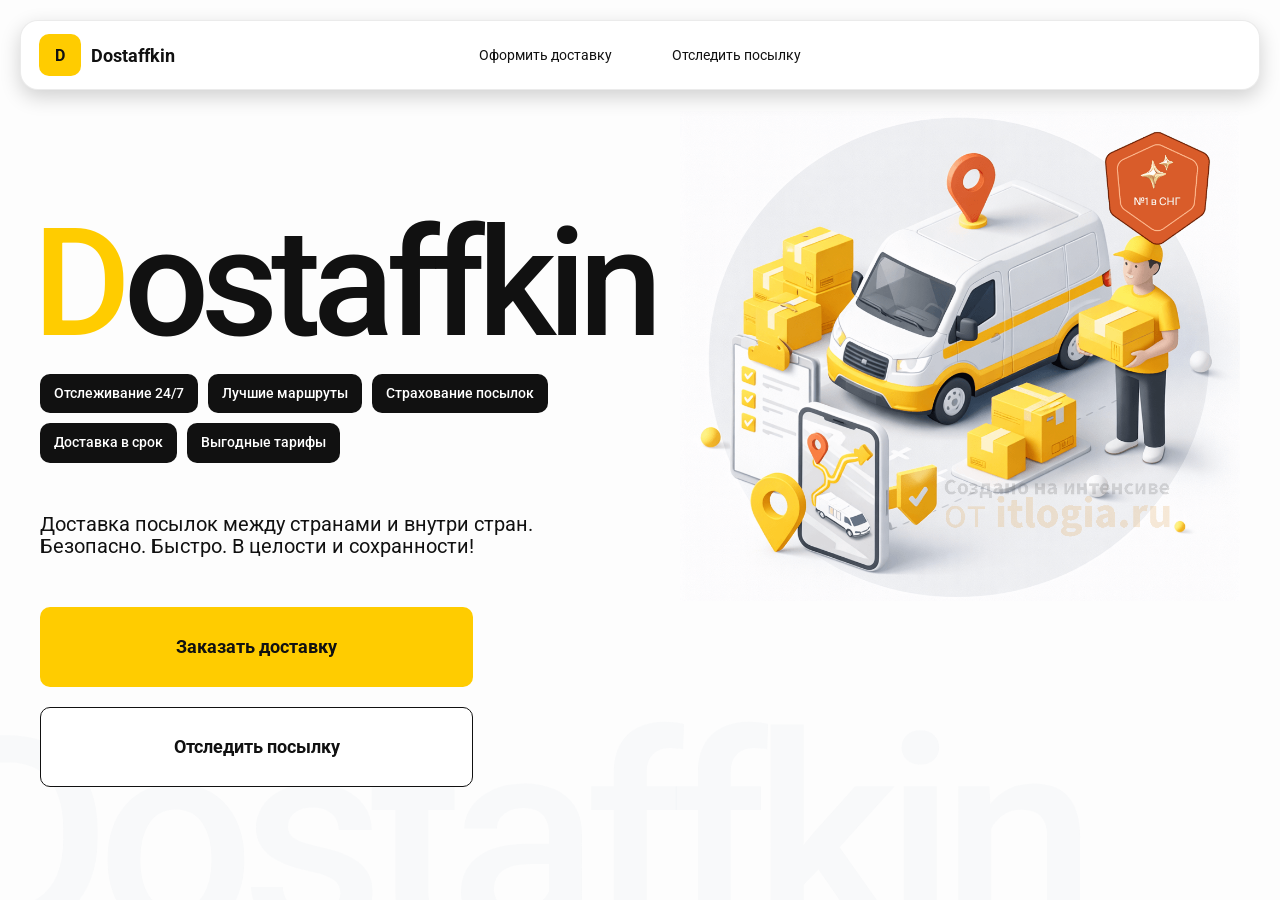
<file: index.html>
<!doctype html>
<html lang="ru">

<head>
    <meta charset="utf-8" />
    <meta name="viewport" content="width=device-width,initial-scale=1,maximum-scale=1,user-scalable=0" />
    <title>Dostaffkin — Доставка посылок между странами и внутри стран. Безопасно. Быстро. В целости и сохранности!
    </title>

    <link href="styles/base.css" rel="stylesheet" />
    <link href="styles/base_adaptive.css" rel="stylesheet" />
    <link href="styles/index.css" rel="stylesheet" />
    <link href="styles/index_adaptive.css" rel="stylesheet" />

</head>

<body>

    <div class="container">
        <header class="header">

            <a class="header-brand" href="#">
                <div class="header-logo">D</div>
                <div class="header-title">Dostaffkin</div>
            </a>
            <nav class="header-menu">
                <a class="header-link" href="./order.html">Оформить <span>доставку</span></a>
                <a class="header-link" href="./track.html">Отследить <span>посылку</span></a>
            </nav>

        </header>
        <main class="main">
            <section class="main-info">
                <div class="main-title">
                    <span>D</span>ostaffkin
                </div>
                <div class="main-features">
                    <div class="main-feature">Отслеживание 24/7</div>
                    <div class="main-feature">Лучшие маршруты</div>
                    <div class="main-feature">Страхование посылок</div>
                    <div class="main-feature">Доставка в срок</div>
                    <div class="main-feature">Выгодные тарифы</div>
                </div>
                <div class="main-description">
                    Доставка посылок между странами и внутри стран.
                    Безопасно. Быстро. В целости и сохранности!
                </div>
                <div class="main-actions">
                    <a class="button" type="button" href="./order.html">Заказать доставку</a>
                    <a class="button button-white" type="button" href="./track.html">Отследить посылку</a>
                </div>

            </section>
            <div class="main-title-ghost">Dostaffkin</div>
            <section class="main-image">
                <img src="images/main-image.png" alt="Main image" />
            </section>
        </main>

    </div>

</body>

</html>
</file>
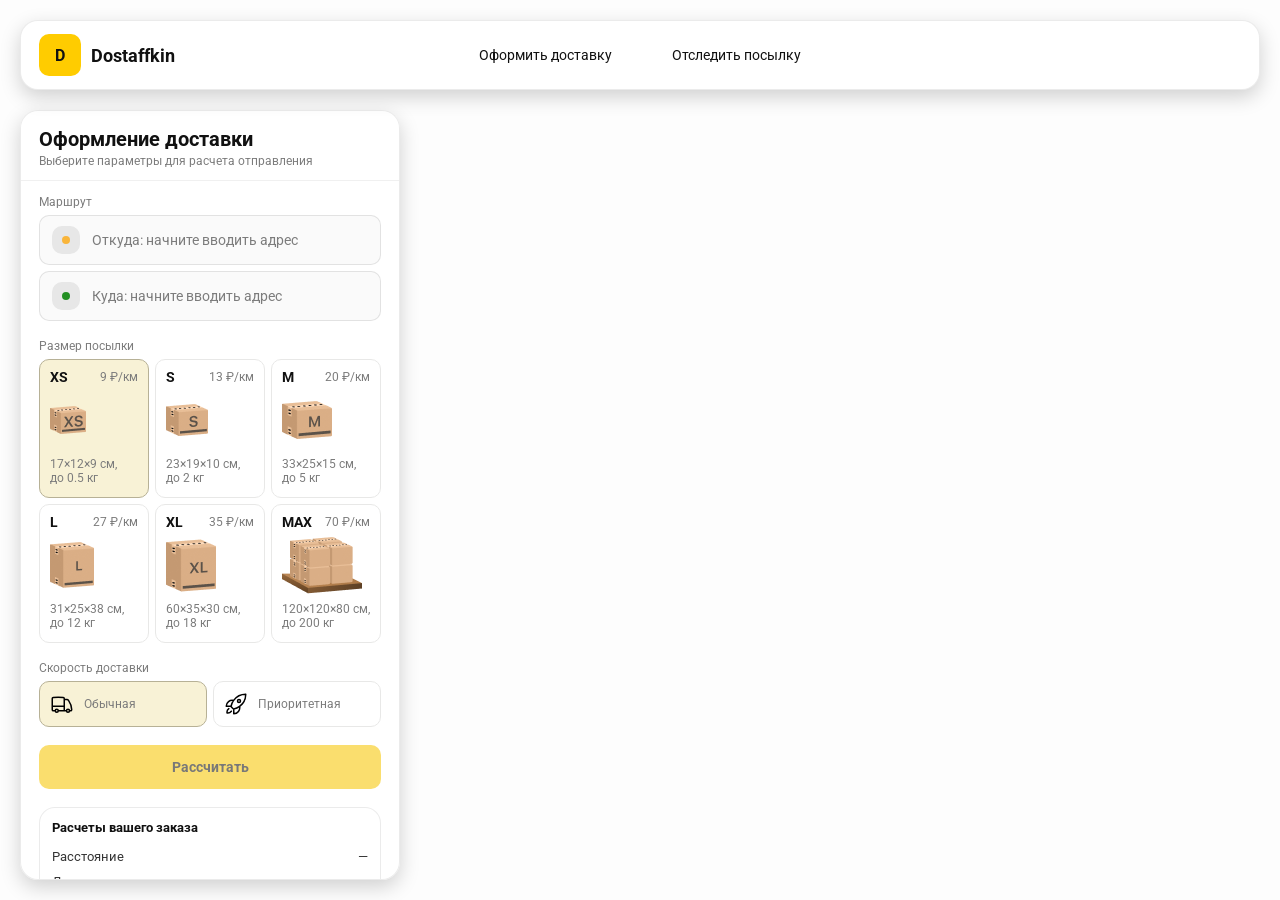
<file: order.html>
<!doctype html>
<html lang="ru">

<head>
    <meta charset="utf-8" />
    <meta name="viewport" content="width=device-width,initial-scale=1,maximum-scale=1,user-scalable=0" />
    <title>Оформление доставки</title>

    <link rel="stylesheet" href="styles/base.css" />
    <link rel="stylesheet" href="styles/base_adaptive.css" />

    <link rel="stylesheet" href="styles/order.css" />
    <link rel="stylesheet" href="styles/order_adaptive.css" />

    <script src="https://api-maps.yandex.ru/2.1/?lang=ru_RU&apikey=d110a9a0-17a0-4d2a-8c3c-db846a265b40&suggest_apikey=d0057f8d-d4c4-4739-8cf3-7bb487335e03" type="text/javascript"></script>
</head>

<body>

    <div id="map"></div>

    <header class="header">

        <a class="header-brand" href="./index.html">
            <div class="header-logo">D</div>
            <div class="header-title">Dostaffkin</div>
        </a>
        <nav class="header-menu">
            <a class="header-link" href="#">Оформить <span>доставку</span></a>
            <a class="header-link" href="./track.html">Отследить <span>посылку</span></a>
        </nav>

    </header>

    <aside class="main" id="sidebar">

        <div class="main-header">
            <div class="main-title">Оформление доставки</div>
            <div class="main-text">Выберите параметры для расчета отправления</div>
        </div>
        <div class="main-content">
            <div class="main-route">
                <div class="main-block-title">Маршрут</div>
                <div class="main-fields">
                    <div class="main-field" id="fromField">
                        <div class="main-pin"></div>
                        <input id="from" placeholder="Откуда: начните вводить адрес" autocomplete="off" />
                        <div class="main-ac" id="fromAc" role="listbox" aria-label="Подсказки адресов"></div>
                    </div>

                    <div class="main-field" id="toField">
                        <div class="main-pin"></div>
                        <input id="to" placeholder="Куда: начните вводить адрес" autocomplete="off" />
                        <div class="main-ac" id="toAc" role="listbox" aria-label="Подсказки адресов"></div>
                    </div>
                </div>
            </div>
            <div class="main-package">
                <div class="main-block-title">Размер посылки</div>

                <div class="main-sizes">
                    <div class="main-size-card is-active" data-value="xs">
                        <div class="main-size-top">
                            <div class="main-size-label">XS</div>
                            <div class="main-size-rate">9 ₽/км</div>
                        </div>
                        <div class="main-size-media">
                            <img src="images/sizes/xs.png" alt="Короб XS" />
                        </div>
                        <div class="main-size-description">17×12×9 см,<br>до 0.5 кг</div>
                    </div>

                    <div class="main-size-card" data-value="s">
                        <div class="main-size-top">
                            <div class="main-size-label">S</div>
                            <div class="main-size-rate">13 ₽/км</div>
                        </div>
                        <div class="main-size-media">
                            <img src="images/sizes/s.png" alt="Короб S" />
                        </div>
                        <div class="main-size-description">23×19×10 см,<br>до 2 кг</div>
                    </div>

                    <div class="main-size-card" data-value="m">
                        <div class="main-size-top">
                            <div class="main-size-label">M</div>
                            <div class="main-size-rate">20 ₽/км</div>
                        </div>
                        <div class="main-size-media">
                            <img src="images/sizes/m.png" alt="Короб M" />
                        </div>
                        <div class="main-size-description">33×25×15 см,<br>до 5 кг</div>
                    </div>

                    <div class="main-size-card" data-value="l">
                        <div class="main-size-top">
                            <div class="main-size-label">L</div>
                            <div class="main-size-rate">27 ₽/км</div>
                        </div>
                        <div class="main-size-media">
                            <img src="images/sizes/l.png" alt="Короб L" />
                        </div>
                        <div class="main-size-description">31×25×38 см,<br>до 12 кг</div>
                    </div>

                    <div class="main-size-card" data-value="xl">
                        <div class="main-size-top">
                            <div class="main-size-label">XL</div>
                            <div class="main-size-rate">35 ₽/км</div>
                        </div>
                        <div class="main-size-media">
                            <img src="images/sizes/xl.png" alt="Короб XL" />
                        </div>
                        <div class="main-size-description">60×35×30 см,<br>до 18 кг</div>
                    </div>

                    <div class="main-size-card" data-value="max">
                        <div class="main-size-top">
                            <div class="main-size-label">MAX</div>
                            <div class="main-size-rate">70 ₽/км</div>
                        </div>
                        <div class="main-size-media main-size-media-palleta">
                            <img src="images/sizes/max.png" alt="Паллета" />
                        </div>
                        <div class="main-size-description">120×120×80 см,<br>до 200 кг</div>
                    </div>
                </div>
            </div>

            <div class="main-speed">
                <div class="main-block-title">Скорость доставки</div>

                <div class="main-speeds">
                    <div class="main-speed-card is-active" data-value="regular">
                        <img class="main-speed-media" src="images/icons/regular.svg" alt="Regular" />
                        <div class="main-speed-description">Обычная</div>
                    </div>
                    <div class="main-speed-card" data-value="fast">
                        <img class="main-speed-media" src="images/icons/fast.svg" alt="Fast" />
                        <div class="main-speed-description">Приоритетная</div>
                    </div>

                </div>
            </div>

            <div class="main-calculate-block">
                <button id="calc" class="button calculate-button" type="button" disabled>Рассчитать</button>
            </div>
            <div class="main-result" id="result">
                <div class="main-result-title">Расчеты вашего заказа</div>
                <div class="main-result-lines">
                    <div class="main-result-line"><span>Расстояние</span><span id="distanceValue">—</span></div>
                    <div class="main-result-line"><span>Доставим через</span><span id="durationValue">—</span></div>
                    <div class="main-result-line"><span>Тариф</span><span id="rateValue">—</span></div>
                </div>
                <div class="main-price">
                    <div class="main-price-label">Итого</div>
                    <div class="main-price-value" id="totalValue">—</div>
                </div>
            </div>

            <div class="main-order-box">
                <div class="main-order-form" id="orderForm">
                    <div class="main-order-title">Оформление доставки</div>
                    <div class="main-block-info-row">
                        <div class="main-block-title">Контакты</div>
                        <div class="order-fields">
                            <div class="main-field">
                                <input id="customerName" placeholder="Ваше имя" autocomplete="off" />
                            </div>
                            <div class="main-field">
                                <input id="customerPhone" placeholder="Ваш телефон" autocomplete="off"
                                    inputmode="tel" />
                            </div>
                        </div>
                    </div>
                    <div class="main-block-info-row extra-info">
                        <div class="main-block-title">Дополнительная информация</div>
                        <div class="main-field textarea">
                            <textarea id="comment" placeholder="Детали доставки и комментарии"></textarea>
                        </div>
                    </div>
                    <button id="submit" class="button main-submit-request" type="button" disabled>Отправить
                        заявку
                    </button>
                </div>

                <div class="main-order-success" id="orderSuccess">
                    <div class="main-success-icon">✓</div>
                    <div class="main-success-title">Заявка отправлена!</div>
                    <div class="main-success-title">Номер отправления – <span id="orderId"></span></div>
                    <div class="main-success-subtitle">Мы скоро свяжемся с вами</div>
                </div>
            </div>
        </div>

    </aside>

    <script src="scripts/order.js"></script>
</body>

</html>
</file>
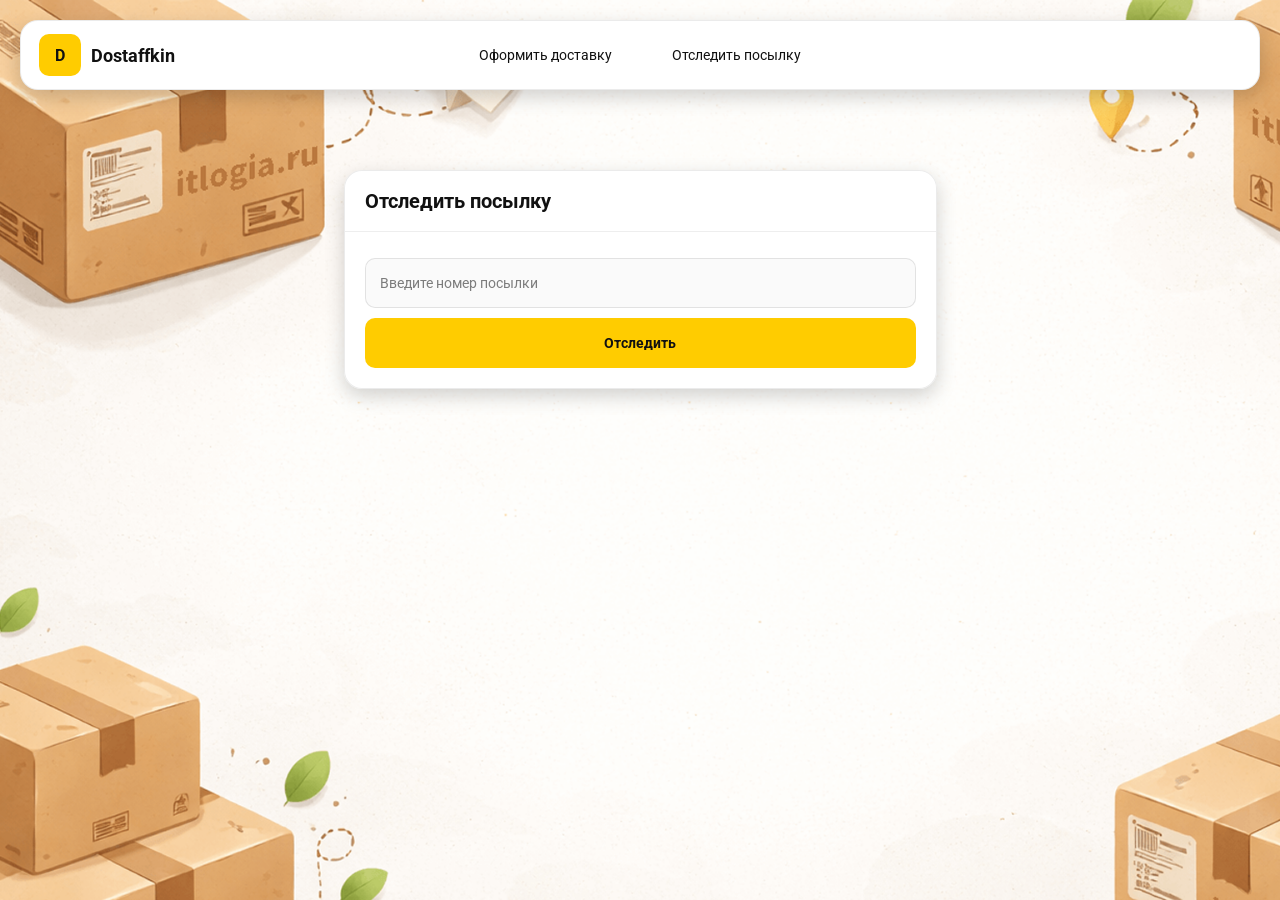
<file: track.html>
<!doctype html>
<html lang="ru">

<head>
    <meta charset="utf-8" />
    <meta name="viewport" content="width=device-width,initial-scale=1,maximum-scale=1,user-scalable=0" />
    <title>Отследить посылку</title>
    <link rel="stylesheet" href="styles/base.css" />
    <link rel="stylesheet" href="styles/base_adaptive.css" />

    <link rel="stylesheet" href="styles/track.css" />
    <link rel="stylesheet" href="styles/track_adaptive.css" />
</head>

<body>
    <div class="container">

        <header class="header">

            <a class="header-brand" href="./index.html">
                <div class="header-logo">D</div>
                <div class="header-title">Dostaffkin</div>
            </a>
            <nav class="header-menu">
                <a class="header-link" href="./order.html">Оформить <span>доставку</span></a>
                <a class="header-link" href="#">Отследить <span>посылку</span></a>
            </nav>

        </header>

        <main class="track-content">

            <section class="track-card track-search">
                <div class="track-title">Отследить посылку</div>
                <div class="track-action">
                    <div class="main-field track-field">
                        <input id="trackNumber" placeholder="Введите номер посылки" autocomplete="off" />
                    </div>
                    <button id="trackButton" class="button track-button" type="button">Отследить</button>
                </div>
            </section>
            <section class="track-card track-result" id="trackResult">
                <div class="track-result-header">
                    <div class="track-id" id="trackIdValue"></div>
                    <div class="track-routes">
                        <div class="track-route">
                            <div class="track-route-pin">
                                <svg xmlns="http://www.w3.org/2000/svg" fill="none" viewBox="0 0 24 24"
                                    stroke-width="1.5" stroke="orange" class="size-6">
                                    <path stroke-linecap="round" stroke-linejoin="round"
                                        d="M15 10.5a3 3 0 1 1-6 0 3 3 0 0 1 6 0Z" />
                                    <path stroke-linecap="round" stroke-linejoin="round"
                                        d="M19.5 10.5c0 7.142-7.5 11.25-7.5 11.25S4.5 17.642 4.5 10.5a7.5 7.5 0 1 1 15 0Z" />
                                </svg>
                            </div>
                            <div class="track-route-address" id="trackFromValue">
                                Откуда: Москва, улица Арбат, 1
                            </div>
                        </div>
                        <div class="track-route track-route-arrow">
                            <svg xmlns="http://www.w3.org/2000/svg" fill="none" viewBox="0 0 24 24" stroke-width="1.5"
                                stroke="currentColor" class="size-6">
                                <path stroke-linecap="round" stroke-linejoin="round"
                                    d="M19.5 13.5 12 21m0 0-7.5-7.5M12 21V3" />
                            </svg>
                        </div>
                        <div class="track-route">
                            <div class="track-route-pin">
                                <svg xmlns="http://www.w3.org/2000/svg" fill="none" viewBox="0 0 24 24"
                                    stroke-width="1.5" stroke="green" class="size-6">
                                    <path stroke-linecap="round" stroke-linejoin="round"
                                        d="M15 10.5a3 3 0 1 1-6 0 3 3 0 0 1 6 0Z" />
                                    <path stroke-linecap="round" stroke-linejoin="round"
                                        d="M19.5 10.5c0 7.142-7.5 11.25-7.5 11.25S4.5 17.642 4.5 10.5a7.5 7.5 0 1 1 15 0Z" />
                                </svg>
                            </div>
                            <div class="track-route-address" id="trackToValue">
                                Куда: Минск, проспект Независимости, 58
                            </div>
                        </div>
                    </div>
                </div>
                <div class="track-info">
                    <div class="track-status-title">Статус данной посылки:</div>
                    <div class="track-status-list" id="trackStatusList">


                    </div>
                </div>
            </section>

        </main>
    </div>
    <script src="scripts/track.js"></script>
</body>

</html>
</file>
<file: styles/base.css>
*, *::before, *::after {
    box-sizing: border-box;
}



@font-face {
    font-family: "Roboto";
    src: url("../fonts/Roboto-Regular.ttf");
    font-weight: normal;
}

@font-face {
    font-family: "Roboto";
    src: url("../fonts/Roboto-Bold.ttf");
    font-weight: bold;
}

@font-face {
    font-family: "Roboto";
    src: url("../fonts/Roboto-Medium.ttf");
    font-weight: 500;
}


html, body {
    margin: 0;
    color: #111111;
    font-family: "Roboto", sans-serif;
}

body {
    background: #FDFDFD;
}

   .header {
    border-radius: 18px;
    box-shadow: 0 7px 20px 0 #0000002E;
    backdrop-filter: blur(10px);
    background: #ffffff;
    left: 20px;
    border: 1px solid rgba(0, 0, 0, 0.08);
    position: fixed;
    right: 20px;
    top: 20px;
    padding: 14px 18px;
    height: 70px;
    display: flex;
    align-items: center;
    z-index: 6;
}
.header-brand {
    display: flex;
    align-items: center;
    text-decoration: none;
    gap: 10px;
}

.header-logo {
    width: 42px;
    height: 42px;
    border-radius: 10px;
    background: #FFCC00;
    display: grid;
    place-items: center;
    font-weight: bold;
    color: #111;
}

.header-title {
    font-size: 18px;
    font-weight: bold;
    color: #111111;
    text-decoration: none;
}
.header-menu {
    display: flex;
    align-items: center;
    gap: 60px;
    margin: 0;
    position: absolute;
    left: 50%;
    transform: translateX(-50%);
}

.header-link {
    font-size: 14px;
    color: #111111;
    text-decoration: none;
}
.button {
    border: 0;
    outline: none;
    height: 44px;
    border-radius: 10px;
    font-size: 14px;
    font-weight: bold;
    cursor: pointer;
    font-family: inherit;
    transition: transform .08s ease, opacity .12s ease;
    background: #ffcc00;
    color: #111111;
    text-align: center;
    text-decoration: none;
}

.button:hover {
    background-color: #E5BC19;
}

.button:disabled {
    cursor: not-allowed;
    background-color: #FADE6E;
    color: #787878;
    transform: none;
}

.button.button-white {
    background: #ffffff;
    border: 1px solid #111111;
}

.button.button-white:hover {
    background: rgb(241 241 241);
}

.main-field {
    display: flex;
    align-items: center;
    margin-top: 6px;
    gap: 10px;
    border: 1px solid #1111111A;
    background: #FAFAFA;
    border-radius: 10px;
    padding: 10px 12px;
    position: relative;
    box-sizing: border-box;
    height: 50px;
}

.main-field.textarea {
    height: auto;
}

.main-pin {
    width: 28px;
    height: 28px;
    border-radius: 10px;
    background: rgba(17, 17, 17, 0.08);
    display: grid;
    place-items: center;
    flex: 0 0 auto;
    position: relative;
}

.main-pin::before {
    content: "";
    width: 8px;
    height: 8px;
    border-radius: 999px;
    background: orange;
    opacity: .75;
    display: block;
}

.main-field:last-child .main-pin::before {
    background: green;
    opacity: .85;
}

input, textarea {
    width: 100%;
    border: 0;
    outline: none;
    background: transparent;
    font-size: 14px;
    color: #111111;
    font-family: inherit;
}

textarea {
    resize: vertical;
    min-height: 72px;
    padding: 2px 0;
}

input::placeholder, textarea::placeholder {
    color: #7C7C7C;
}

.main-field:focus-within {
    border-color: rgba(0, 0, 0, 0.20);
    box-shadow: 0 0 0 4px rgba(255, 204, 0, 0.35);
    background: rgba(255, 255, 255, 0.75);
}
</file>
<file: styles/base_adaptive.css>
@media (max-width: 767px) {
    .header {
        left: 10px;
        right: 10px;
        top: 10px;
    }

    .header-link span {
        display: none;
    }

    .header-menu {
        gap: 20px;
        justify-content: flex-start;
        margin: 0 0 0 30px;
        position: static;
        transform: none;
    }
}

@media (max-width: 420px) {
    .header-title {
        display: none;
    }
}

@media (max-width: 374px) {
    .header-menu {
        gap: 10px;
        margin: 0 0 0 10px;
    }
}
</file>
<file: styles/index.css>
.container {
    overflow: hidden;
    min-height: 100vh;
}
.main {
    padding: 111px 40px 40px;
    position: relative;
    display: flex;
}
.main-info {
    max-width: 840px;
    width: 100%;
    position: relative;
}
.main-title {
    margin-top: 98px;
    font-weight: 500;
    font-size: 200px;
    line-height: 1;
    letter-spacing: -0.05em;
    color: #111111;
    left: -15px;
    position: relative;
}

.main-title span {
    color: #ffcc00;
}
.main-features {
    margin-top: 15px;
    display: flex;
    flex-wrap: wrap;
    gap: 10px;
}

.main-feature {
    background: #111111;
    color: #ffffff;
    padding: 12px 14px;
    font-weight: 500;
    font-size: 14px;
    line-height: 1.1;
    border-radius: 10px;
}
.main-description {
    margin-top: 50px;
    max-width: 500px;
    font-size: 20px;
    line-height: 1.1;
    color: #111111;
}
.main-actions {
    margin-top: 50px;
    display: flex;
    flex-direction: column;
    gap: 20px;
}

.main-actions .button {
    height: 80px;
    width: 433px;
    font-size: 18px;
    font-weight: bold;
    place-items: center;
    display: grid;
}
.main-title-ghost {
    position: absolute;
    z-index: -1;
    left: -70px;
    bottom: -150px;
    font-weight: 500;
    font-size: 278px;
    line-height: 1;
    letter-spacing: -0.05em;
    color: #ECEDF04D;
}
.main-image {
    width: 1024px;
    top: 100px;
    z-index: -2;
}

.main-image img {
    width: 100%;
    max-width: 1024px;
    height: auto;
    display: block;
}
</file>
<file: styles/index_adaptive.css>
@media (max-width: 1760px) {
    .main-title {
        font-size: 150px;
        left: -7px;
    }

    .main-info {
        max-width: 640px;
    }
}
@media (max-width: 1200px) {
    .main-info {
        max-width: 540px;
    }

    .main {
        padding: 111px 20px 20px;
    }

    .main-title {
        font-size: 120px;
        left: -4px;
    }

    .main-title-ghost {
        font-size: 220px;
    }
}
@media (max-width: 1024px) {
    .main-title {
        margin-top: 30px;
    }

    .main {
        flex-direction: column-reverse;
    }

    .main-image {
        max-width: 350px;
        position: absolute;
        left: 370px;
        top: 370px;
    }

    .main-info {
        max-width: 100%;
    }

    .main-actions {
        gap: 10px;
    }

    .main-actions .button {
        height: 50px;
        font-size: 14px;
        width: auto;
        max-width: 300px;
    }

    .main-description {
        max-width: 350px;
    }
}
@media (max-width: 570px) {
    .main-title {
        font-size: 88px;
    }

    .main-description {
        max-width: 100%
    }

    .main-actions {
       width: 100%;
    }

    .main-actions .button {
        width: 100%;
        max-width: 100%
    }

    .main-image {
        max-width: 650px;
        position: absolute;
        left: 170px;
        top: 70px;
        opacity: 0.2;
    }
}
@media (max-width: 400px) {
    .main-title {
        font-size: 70px;
    }
}
</file>
<file: styles/order.css>
#map {

    position: fixed;
    inset: 0;
}

.main {
    border-radius: 18px;
    box-shadow: 0 7px 20px 0 #0000002E;
    backdrop-filter: blur(10px);
    background: rgba(255, 255, 255, 0.96);
    left: 20px;
    border: 1px solid rgba(0, 0, 0, 0.08);
    position: fixed;
    top: 110px;
    bottom: 20px;
    width: 380px;
    display: flex;
    flex-direction: column;
    overflow: hidden;
    z-index: 5;
}
.main-header {
    padding: 18px 18px 12px 18px;
    border-bottom: 1px solid rgba(0, 0, 0, 0.06);
    display: flex;
    flex-direction: column;
}

.main-title {
    font-size: 20px;
    line-height: 100%;
    font-weight: bold;
}

.main-text {
    font-size: 12px;
    margin-top: 5px;
    color: #7C7C7C;
}
.main-content {
    padding: 14px 18px 18px 18px;
    overflow: auto;
    scrollbar-width: none;
    display: flex;
    flex-direction: column;
    gap: 18px;
    flex: 1;
}
.main-block-title {
    font-size: 12px;
    color: #7C7C7C;
}

.main-route .main-block-title,
.main-package .main-block-title {
    margin-bottom: 6px;
}

.main-sizes {
    display: grid;
    gap: 6px;
    grid-template-columns: repeat(3, 1fr);
}

.main-size-card {
    border: 1px solid #E8E8E7;
    background: #FFFFFF;
    border-radius: 10px;
    padding: 10px;
    cursor: pointer;
    user-select: none;
    transition: transform .08s ease, border-color .12s ease, background .12s ease;
    min-height: 139px;
}

.main-size-card:hover {
    transform: translateY(-1px);
}

.main-size-card.is-active {
    background-color: #F8F2D6;
    border-color: #B7B196;
}

.main-size-top {
    display: flex;
    align-items: center;
    justify-content: space-between;
}

.main-size-label {
    font-weight: bold;
    font-size: 14px;
    color: #111111;
    line-height: 100%;
}

.main-size-rate {
    font-size: 12px;
    color: #7C7C7C;
    line-height: 100%;
}

.main-size-media {
    margin-top: 8px;
    height: 57px;
}

.main-size-description {
    margin-top: 8px;
    font-size: 12px;
    color: #7C7C7C;
    line-height: 1.2;
}

.calculate-button {
    width: 100%;
}
.main-result {
    border: 1px solid rgba(0, 0, 0, 0.08);
    background: rgba(255, 255, 255, 0.75);
    border-radius: 16px;
    padding: 12px;
    line-height: 1.25;
}

.main-result-title {
    font-weight: bold;
    font-size: 13px;
    color: #111111;
    margin-bottom: 13px;
}

.main-result-lines {
    gap: 8px;
    display: flex;
    flex-direction: column;
}

.main-result-line {
    font-size: 13px;
    color: rgba(17, 17, 17, 0.85);
    display: flex;
    justify-content: space-between;
}

.main-price {
    margin-top: 18px;
    padding-top: 10px;
    border-top: 1px dashed rgba(0, 0, 0, 0.12);
    display: flex;
    align-items: baseline;
    justify-content: space-between;
}

.main-price-label {
    font-size: 12px;
    color: rgba(17, 17, 17, 0.55);
}

.main-price-value {
    font-size: 20px;
    font-weight: bold;
    color: #111111;
    letter-spacing: -0.3px;
}
.main-order-box {
    background: #ffffff;
    border: 1px solid #E8E8E7;
    border-radius: 10px;
    padding: 12px;
}

.main-order-title {
    margin-bottom: 8px;
    font-weight: bold;
    font-size: 14px;
    color: #111111;
}

.main-block-info {
    display: flex;
    flex-direction: column;
    gap: 6px;
}

.order-fields {
    display: grid;
    grid-template-columns: 1fr 1fr;
    column-gap: 10px;
    margin-top: 6px;
}

.main-block-info-row.extra-info {
    display: block;
    margin-top: 13px;
}

.main-submit-request {
    width: 100%;
    margin-top: 6px;
}

.main-order-success {
    display: none;
    text-align: center;
    padding: 22px 12px;
    gap: 12px;
}

.main-order-success.is-visible {
    display: flex;
    flex-direction: column;
    align-items: center;
}

.main-success-icon {
    width: 56px;
    height: 56px;
    border-radius: 50%;
    background: #16a34a;
    color: #ffffff;
    display: grid;
    place-items: center;
    font-size: 30px;
}

.main-success-title {
    font-size: 14px;
    font-weight: bold;
    color: #111111;
}

.main-success-subtitle {
    font-size: 12px;
    color: rgba(17, 17, 17, 0.55);
    line-height: 1.3;
}

.main-speed .main-block-title {
    margin-bottom: 6px;
}

.main-speeds {
    display: grid;
    gap: 6px;
    grid-template-columns: repeat(2, 1fr);
}

.main-speed-card {
    border: 1px solid #E8E8E7;
    background: #FFFFFF;
    border-radius: 10px;
    padding: 10px;
    cursor: pointer;
    user-select: none;
    transition: transform .08s ease, border-color .12s ease, background .12s ease;
    display: flex;
    align-items: center;
    gap: 10px;
}

.main-speed-card:hover {
    transform: translateY(-1px);
}

.main-speed-card.is-active {
    background-color: #F8F2D6;
    border-color: #B7B196;
}

.main-speed-description {
    font-size: 12px;
    color: #7C7C7C;
    line-height: 1.2;
}
</file>
<file: styles/order_adaptive.css>
@media (max-width: 767px) {
    .main {
        left: 10px;
        right: 10px;
        top: 50%;
        bottom: 12px;
        width: auto;
        max-width: none;
    }
}

@media (max-width: 420px) {
    .main-sizes {
        grid-template-columns: repeat(2, 1fr);
    }
}
</file>
<file: styles/track.css>
.container {
    background: #F4F4F4 url("../images/track-bg.png");
    background-size: cover;
    min-height: 100vh;
    padding: 170px 0 50px 0;
}
.track-content {
    width: 593px;
    margin: 0 auto;
}
.track-card {
    width: 100%;
    border-radius: 18px;
    box-shadow: 0 7px 20px 0 #0000002E;
    backdrop-filter: blur(10px);
    background: rgba(255, 255, 255, 0.96);
    border: 1px solid rgba(0, 0, 0, 0.08);
}

.track-title {
    font-size: 20px;
    line-height: 100%;
    font-weight: bold;
    border-bottom: 1px solid #EEEEEE;
    padding: 20px;
}

.track-action {
    padding: 20px;
}

.track-button {
    width: 100%;
    height: 50px;
}

.track-field {
    margin-bottom: 10px;
}
.track-result {
    margin-top: 5px;
    display: none;
}

.track-result.is-visible {
    display: block;
}

.track-result-header {
    font-weight: bold;
    font-size: 14px;
    color: #111111;
    padding: 20px;
    border-bottom: 1px solid #EEEEEE;
}

.track-id {
    margin-bottom: 12px;
    font-size: 20px;
}

.track-routes {
    display: flex;
    flex-direction: column;
    gap: 10px;
    font-weight: normal;
}

.track-route {
    display: flex;
    align-items: center;
    gap: 10px;
}

.track-route-pin {
    width: 24px;
    height: 24px;
    flex-shrink: 0;
}

.track-route-arrow {
    padding: 15px 0;
    width: 24px;
    height: 24px;
}

.track-info {
    padding: 20px;
}

.track-status {
    display: flex;
    align-items: center;
    font-size: 12px;
    gap: 10px;
}

.track-status-title {
    font-size: 14px;
    color: #111111;
    margin-bottom: 20px;
}

.track-status-list {
    display: flex;
    flex-direction: column;
    gap: 15px;
}

.track-status-icon {
    width: 40px;
    height: 40px;
    border-radius: 50%;
    background: rgba(17, 17, 17, 0.08);
    display: grid;
    place-items: center;
    flex: 0 0 auto;
}

.track-status.created .track-status-icon {
    background-color: #F1CB00;
}

.track-status.in-way .track-status-icon {
    background-color: #F08A11;
}

.track-status.ready .track-status-icon {
    background-color: #A35D0A;
}

.track-status.done .track-status-icon {
    background-color: #37C93B;
}

.track-status-text {
    display: flex;
    align-items: center;
    justify-content: space-between;
    color: #111111;
    font-size: 12px;
    flex: 1;
}

.track-status-date {
    color: rgba(17, 17, 17, 0.55);
}
</file>
<file: styles/track_adaptive.css>
@media (max-width: 767px) {
    .container {
        padding: 130px 0 50px 0;
    }

    .track-content {
        width: 100%;
        padding-left: 10px;
        padding-right: 10px;
    }

    .track-result-header {
        padding: 20px;
    }
}
</file>
